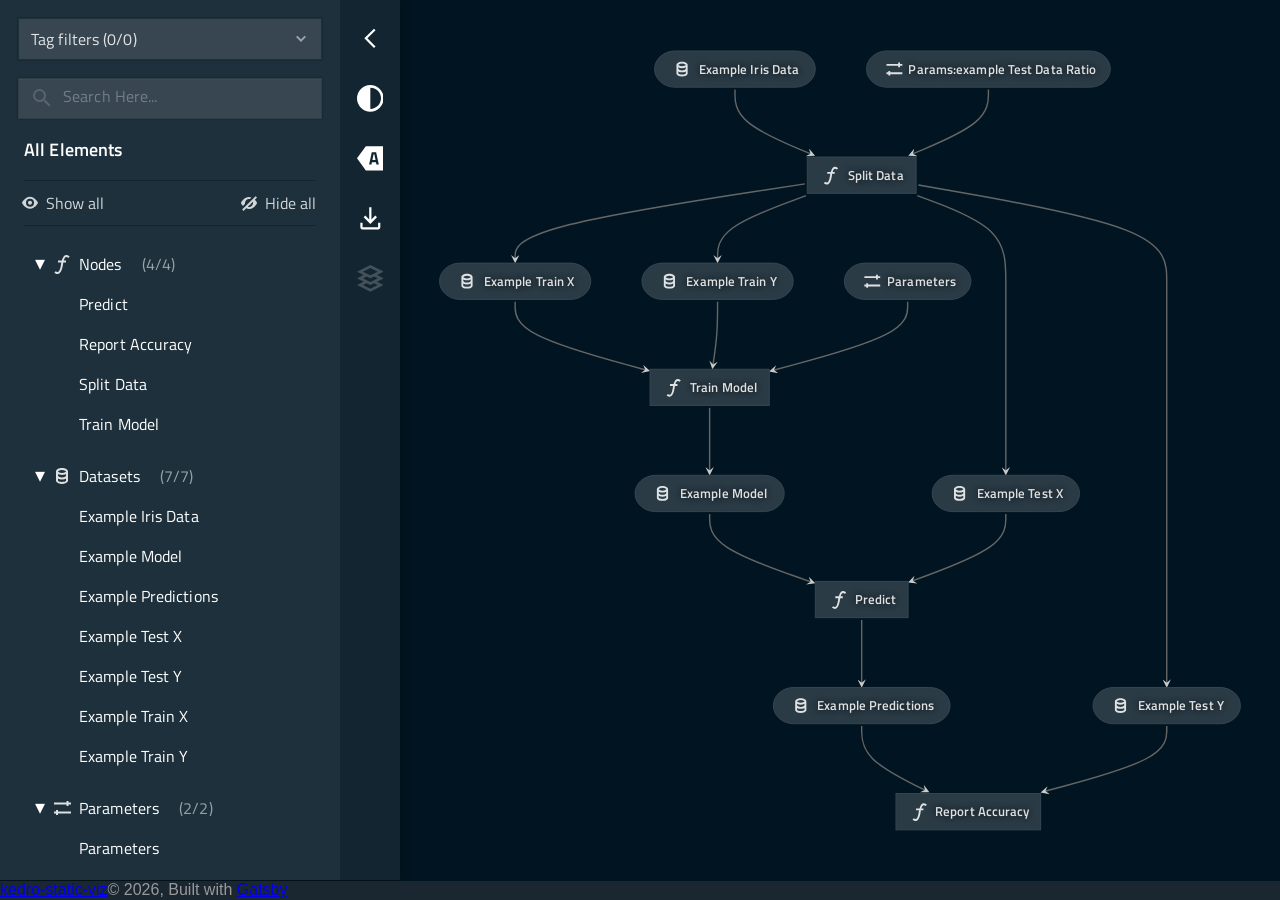
<file: index.html>
<!DOCTYPE html><html><head><meta charSet="utf-8"/><meta http-equiv="x-ua-compatible" content="ie=edge"/><meta name="viewport" content="width=device-width, initial-scale=1, shrink-to-fit=no"/><style data-href="/styles.1bb33f2af82a7c9c608f.css">@import url(https://fonts.googleapis.com/css?family=Titillium+Web:400,600);.kedro-pipeline{height:calc(100vh - 1.2rem)!important}html{font-family:sans-serif;-ms-text-size-adjust:100%;-webkit-text-size-adjust:100%}body{margin:0;color:#999;background:#1a2730;-webkit-font-smoothing:antialiased;-moz-osx-font-smoothing:grayscale}.kui-theme--light .pipeline-tooltip__text{color:hsla(0,0%,100%,.85);background:#242525;box-shadow:0 1px 3px rgba(0,0,0,.05)}.kui-theme--dark .pipeline-tooltip__text{color:rgba(0,0,0,.85);background:#fff;box-shadow:0 1px 3px rgba(0,0,0,.1)}.pipeline-tooltip{position:absolute;top:-10px;left:-20px;z-index:9;width:100vw;visibility:hidden;opacity:0;transition:opacity .1s ease,visibility .1s ease;pointer-events:none}.pipeline-tooltip--visible{visibility:visible;opacity:1}.pipeline-tooltip--right{right:-20px;left:auto}.pipeline-tooltip--top{top:10px}.pipeline-tooltip:before{position:absolute;bottom:-10px;left:10px;width:0;height:0;border:solid transparent;border-width:10px 10px 0;content:""}.kui-theme--light .pipeline-tooltip:before{border-top-color:#242525}.kui-theme--dark .pipeline-tooltip:before{border-top-color:#fff}.pipeline-tooltip--right:before{right:10px;left:auto}.pipeline-tooltip--top:before{top:-10px;bottom:auto;border-width:0 10px 10px;border-top-color:transparent}.kui-theme--light .pipeline-tooltip--top:before{border-bottom-color:#242525}.kui-theme--dark .pipeline-tooltip--top:before{border-bottom-color:#fff}.pipeline-tooltip__text{position:absolute;bottom:0;left:0;max-width:calc(50vw - 150px);padding:12px 20px;font-size:1.5em;overflow-wrap:break-word}.pipeline-tooltip--right .pipeline-tooltip__text{right:0;left:auto}.pipeline-tooltip--top .pipeline-tooltip__text{top:0;bottom:auto}.pipeline-node text{font-weight:600;font-size:1.4em;transition:all .1s ease;pointer-events:none}.kui-theme--light .pipeline-node text{fill:rgba(0,0,0,.85)}.kui-theme--dark .pipeline-node text{text-shadow:0 0 6px #000;fill:hsla(0,0%,100%,.85)}.pipeline-node rect{transition:all .1s ease;stroke-width:1px}.kui-theme--light .pipeline-node rect{fill:#f0f1f3;stroke:#c6cace}@media print{.kui-theme--light .pipeline-node rect{fill:#f0f1f3;stroke:#6b6a6b}}.pipeline-graph--export.kui-theme--light .pipeline-node rect{fill:#f0f1f3;stroke:#6b6a6b}.kui-theme--dark .pipeline-node rect{fill:#2a3b46;stroke:#354854}.pipeline-node:focus{outline:none}[data-whatinput=keyboard] .pipeline-node:focus rect{stroke:#00b0f5;stroke-width:3.5px}.kui-theme--light .pipeline-node--active rect{fill:#c6e6fb;stroke:#b2cada}.kui-theme--dark .pipeline-node--active rect{fill:#124066;stroke:#234f73}.pipeline-node--selected rect{stroke-width:2px}.kui-theme--light .pipeline-node--selected rect{fill:#aad8ff;stroke:#00b0f5}.kui-theme--dark .pipeline-node--selected rect{fill:#004d8c;stroke:#00b0f5}.pipeline-node--faded{opacity:.3}.pipeline-node--icon text{opacity:0;pointer-events:none}.pipeline-node__icon{pointer-events:none}.kui-theme--light .pipeline-node__icon{fill:rgba(0,0,0,.85)}.kui-theme--dark .pipeline-node__icon{fill:hsla(0,0%,100%,.85)}.pipeline-edge path{pointer-events:none;fill:none;stroke-width:1.5px}.kui-theme--light .pipeline-edge path{stroke:#888}@media print{.kui-theme--light .pipeline-edge path{stroke:#686768}}.pipeline-graph--export.kui-theme--light .pipeline-edge path{stroke:#686768}.kui-theme--dark .pipeline-edge path{stroke:#666}.pipeline-edge--faded{opacity:.1}.kui-theme--light .pipeline-flowchart__arrowhead{fill:#2a3b46}@media print{.kui-theme--light .pipeline-flowchart__arrowhead{fill:#686768}}.pipeline-graph--export.kui-theme--light .pipeline-flowchart__arrowhead{fill:#686768}.kui-theme--dark .pipeline-flowchart__arrowhead{fill:#cacaca}.pipeline-layer{opacity:0;transition:opacity .5s ease}.kui-theme--dark .pipeline-layer{fill:#091d29}.kui-theme--light .pipeline-layer{fill:#d9dde1}.pipeline-layer:hover{opacity:1}.pipeline-graph--export .pipeline-layer{display:none}@media print{.pipeline-layer{display:none}}.pipeline-flowchart__layer-names{position:absolute;top:0;left:0;width:130px;height:100%;margin:0;padding:0;list-style:none;opacity:0;transition:opacity .7s ease;pointer-events:none}.pipeline-flowchart__layer-names--visible{opacity:1}.kui-theme--dark .pipeline-flowchart__layer-names{background:linear-gradient(90deg,#001521,rgba(0,21,33,0))}.kui-theme--light .pipeline-flowchart__layer-names{background:linear-gradient(90deg,#ccd1d6,rgba(204,209,214,0))}@media print{.pipeline-flowchart__layer-names{display:none}}.pipeline-layer-name{position:absolute;top:-10px;display:flex;align-items:center;height:20px;padding-left:15px;font-weight:700;font-size:1.6em;white-space:nowrap}.pipeline-flowchart{height:100%}.pipeline-flowchart__graph{display:block}.pipeline-flowchart__graph.pipeline-graph--export.kui-theme--dark{background:#001521}@media print{.pipeline-flowchart__graph{width:100%;height:auto}.pipeline-flowchart__graph #zoom-wrapper{transform:inherit}}.kui-switch__input{position:absolute;width:1px;height:1px;margin:-1px;padding:0;border:0;clip:rect(0 0 0 0);overflow:hidden}.kui-switch{position:relative;margin-bottom:14px}.kui-switch:active{opacity:.7}.kui-switch-checkbox__box{position:relative;display:inline-block;width:20px;height:20px;margin-right:14px;border:2px solid;outline:4px solid transparent;transition:oapcity .2s,border-color .2s}.kui-theme--light .kui-switch-checkbox__box{border-color:rgba(0,0,0,.55)}.kui-theme--dark .kui-switch-checkbox__box{border-color:hsla(0,0%,100%,.55)}.kui-switch__input:checked+.kui-switch-checkbox__label .kui-switch-checkbox__box{border-color:transparent;opacity:1}.kui-theme--light .kui-switch__input:focus+.kui-switch-checkbox__label .kui-switch-checkbox__box{outline-color:#66c7ff}.kui-theme--dark .kui-switch__input:focus+.kui-switch-checkbox__label .kui-switch-checkbox__box{outline-color:#5ab7ed}[data-whatinput=mouse] .kui-switch__input:focus+.kui-switch-checkbox__label .kui-switch-checkbox__box{outline:none}.kui-switch-checkbox__inner{position:absolute;top:50%;left:50%;width:24px;height:24px;transition:transform .2s,opacity .2s;transform:translate(-50%,-50%) scale(0);opacity:0}.kui-switch__input:checked+.kui-switch-checkbox__label .kui-switch-checkbox__inner{transform:translate(-50%,-50%) scale(1);opacity:1}.kui-theme--light .kui-switch-checkbox__innerfill{fill:rgba(0,0,0,.55)}.kui-theme--dark .kui-switch-checkbox__innerfill{fill:hsla(0,0%,100%,.55)}.kui-switch-checkbox__label{font-size:1.6em;line-height:1.3;letter-spacing:.1px;position:relative;display:flex;flex-direction:row;align-items:center;-webkit-user-select:none;-ms-user-select:none;user-select:none;cursor:pointer}.kui-theme--light .kui-switch-checkbox__label{color:rgba(0,0,0,.85)}.kui-theme--dark .kui-switch-checkbox__label{color:hsla(0,0%,100%,.85)}.kui-switch-checkbox--disabled .kui-switch-checkbox__label{opacity:.5;cursor:not-allowed}.kui-dropdown{position:relative;display:inline-block;box-sizing:border-box;border:1px solid #000;border:1px solid rgba(0,0,0,.12)}.kui-dropdown.kui-theme--light{color:rgba(0,0,0,.85)}.kui-dropdown.kui-theme--dark{color:hsla(0,0%,100%,.85)}.kui-dropdown.kui-theme--light{border-color:rgba(0,0,0,.12)}.kui-dropdown.kui-theme--dark{border-color:transparent}.kui-dropdown:hover:not(.kui-dropdown--open){box-shadow:-2px 0 4px 0 rgba(0,0,0,.08),2px 0 4px 0 rgba(0,0,0,.08),0 2px 4px 0 rgba(0,0,0,.12),0 0 2px 0 rgba(0,0,0,.12)}.kui-dropdown.kui-theme--dark{box-shadow:0 0 2px 0 rgba(0,0,0,.24),0 0 2px 0 rgba(0,0,0,.12),inset 0 1px 1px 0 hsla(0,0%,100%,.03)}.kui-dropdown.kui-theme--dark:hover{box-shadow:-2px 0 4px 0 rgba(0,0,0,.08),2px 0 4px 0 rgba(0,0,0,.08),0 2px 4px 0 rgba(0,0,0,.12),0 0 2px 0 rgba(0,0,0,.24),0 0 2px 0 rgba(0,0,0,.24),0 0 2px 0 rgba(0,0,0,.12),inset 0 1px 1px 0 hsla(0,0%,100%,.03)}.kui-dropdown--open{position:relative;z-index:9}.kui-dropdown__label{position:relative;z-index:8;display:flex;width:100%;align-items:center;height:40px;padding:0 12px;overflow:hidden;border:none;border-radius:0;box-shadow:none;outline:4px solid transparent;font-family:inherit;font-size:1.6em;line-height:1.3;letter-spacing:.1px;line-height:1.25em;cursor:pointer;-webkit-user-select:none;-ms-user-select:none;user-select:none}.kui-theme--light .kui-dropdown__label{background:#fff}.kui-theme--dark .kui-dropdown__label{background:#374650}.kui-theme--light .kui-dropdown__label{color:rgba(0,0,0,.85)}.kui-theme--dark .kui-dropdown__label{color:hsla(0,0%,100%,.85)}.kui-theme--light .kui-dropdown__label:focus{outline-color:#66c7ff}.kui-theme--dark .kui-dropdown__label:focus{outline-color:#5ab7ed}[data-whatinput=mouse] .kui-dropdown__label:focus{outline:none}.kui-dropdown__label>.kui-icon{position:absolute;right:0;margin:0 8px 0 12px;opacity:.5;transition:transform .2s;transform:rotate(180deg)}.kui-dropdown--open .kui-dropdown__label>.kui-icon{transform:rotate(0deg)}.kui-dropdown__options{box-shadow:0 0 2px 0 rgba(0,0,0,.24),0 0 2px 0 rgba(0,0,0,.08);position:absolute;display:none;width:100%;max-height:300px;overflow:auto;margin:0;border-style:solid;border-width:1px 0 0;animation:dropdownEntrance .3s}.kui-theme--light .kui-dropdown__options{border-top-color:rgba(0,0,0,.12)}.kui-theme--dark .kui-dropdown__options{border-top-color:hsla(0,0%,100%,.12)}.kui-theme--light .kui-dropdown__options{background:#fff}.kui-theme--dark .kui-dropdown__options{background:#374650}.kui-dropdown--open .kui-dropdown__options{display:block}.kui-dropdown__options>section{position:relative;display:block;width:100%;padding:4px 0}.kui-dropdown__options>section:after{position:absolute;bottom:0;left:0;display:block;width:100%;height:1px;content:""}.kui-theme--light .kui-dropdown__options>section:after{background:rgba(0,0,0,.12)}.kui-theme--dark .kui-dropdown__options>section:after{background:hsla(0,0%,100%,.12)}.kui-dropdown__options>section:last-child:after{display:none}.kui-dropdown__options>section>span{display:flex;align-items:center;height:40px;padding:0 12px;text-transform:uppercase;line-height:1.43;font-size:1.4em;line-height:1.4;letter-spacing:.1px;font-weight:600}.kui-theme--light .kui-dropdown__options>section>span{color:rgba(0,0,0,.38)}.kui-theme--dark .kui-dropdown__options>section>span{color:hsla(0,0%,100%,.55)}@keyframes dropdownEntrance{0%{opacity:.5;transform:translateY(-10px)}to{opacity:1;transform:translateY(0)}}.kui-icon__graphics{width:100%;height:100%;pointer-events:none}.kui-icon__graphics--light{fill:#000}.kui-icon__graphics--dark{fill:#fff}.kui-icon{display:inline-block;width:24px;height:24px}button.kui-icon{background:none;border:none;box-shadow:none;padding:0;border-radius:0;outline:4px solid transparent}.kui-theme--light button.kui-icon:focus{outline-color:#66c7ff}.kui-theme--dark button.kui-icon:focus{outline-color:#5ab7ed}[data-whatinput=mouse] button.kui-icon{outline:none}.kui-icon--small{width:12px;height:12px}.kui-icon--large{width:36px;height:36px}.kui-icon--xlarge{width:48px;height:48px}.kui-icon--tappable{cursor:pointer}.kui-icon--double{position:relative}.kui-icon--double>.kui-icon__graphics{position:absolute;top:0;left:0;transition:opacity .8s}.kui-icon--double>.kui-icon__graphics:nth-child(2),.kui-icon--index-1>.kui-icon__graphics:first-child{opacity:0}.kui-icon--index-1>.kui-icon__graphics:nth-child(2){opacity:1}.kui-menu-option{display:flex;align-items:center;box-sizing:border-box;height:40px;padding:0 12px;white-space:nowrap;overflow:hidden;cursor:pointer;-webkit-user-select:none;-ms-user-select:none;user-select:none;outline:none}.kui-menu-option.kui-theme--light{color:rgba(0,0,0,.85)}.kui-menu-option.kui-theme--dark{color:hsla(0,0%,100%,.85)}.kui-menu-option.kui-theme--light{background:#fff}.kui-menu-option.kui-theme--dark{background:#374650}.kui-theme--light .kui-menu-option.kui-menu-option--selected{background:rgba(0,0,0,.06)}.kui-theme--dark .kui-menu-option.kui-menu-option--selected{background:hsla(0,0%,100%,.05)}.kui-theme--light .kui-menu-option.kui-menu-option--focused,.kui-theme--light .kui-menu-option:focus,.kui-theme--light .kui-menu-option:hover{background:#e6e8eb}.kui-theme--dark .kui-menu-option.kui-menu-option--focused,.kui-theme--dark .kui-menu-option:focus,.kui-theme--dark .kui-menu-option:hover{background:#4f5c65}.kui-theme--light .kui-menu-option:active{background:#c8c8c8}.kui-theme--dark .kui-menu-option:active{background:#1d303b}.kui-theme--light .kui-menu-option:active{color:#000}.kui-theme--dark .kui-menu-option:active{color:#fff}.kui-menu-option__content{position:relative;display:flex;align-items:center;width:100%;text-overflow:ellipsis;font-size:1.6em;line-height:1.3;letter-spacing:.1px;line-height:1.25}.kui-menu-option--icon-left .kui-menu-option__content{padding-left:36px}.kui-menu-option--icon-right .kui-menu-option__content{padding-right:36px}.kui-menu-option__content>.kui-icon{position:absolute;right:0;margin:0 12px;opacity:.5}.kui-menu-option--icon-left .kui-menu-option__content>.kui-icon{left:0;right:auto}.pipeline-tags .kui-dropdown{display:block;margin:0 1.8em}.pipeline-tags .kui-dropdown .kui-switch{width:100%;margin:0}.pipeline-tags .kui-dropdown .kui-switch label{max-width:100%}.pipeline-tags .kui-dropdown .kui-switch label span{max-width:calc(100% - 35px);overflow:hidden;white-space:nowrap;text-overflow:ellipsis}.pipeline-tags__tag-list{margin:0;padding:0;list-style:none}.pipeline-tags__tag-list .pipeline-tags__tag-list-item{padding:0}.pipeline-tags__tag-list .pipeline-tags__tag-list-item label{padding:10px 12px}.pipeline-tags__empty{font-size:1.4em}.kui-input-wrapper{width:100%;max-width:320px}.kui-input{padding:7px 11px;border:1px solid #000;border:1px solid rgba(0,0,0,.12);box-sizing:border-box}.kui-input.kui-theme--light{background-color:#fff}.kui-input.kui-theme--dark{background-color:#374650}.kui-theme--dark .kui-input{box-shadow:0 0 2px 0 rgba(0,0,0,.24),0 0 2px 0 rgba(0,0,0,.12),inset 0 1px 1px 0 hsla(0,0%,100%,.03)}.kui-theme--dark .kui-input:hover{box-shadow:-2px 0 4px 0 rgba(0,0,0,.08),2px 0 4px 0 rgba(0,0,0,.08),0 2px 4px 0 rgba(0,0,0,.12),0 0 2px 0 rgba(0,0,0,.24),0 0 2px 0 rgba(0,0,0,.24),0 0 2px 0 rgba(0,0,0,.12),inset 0 1px 1px 0 hsla(0,0%,100%,.03)}.kui-input:hover:not([disabled]){box-shadow:-2px 0 4px 0 rgba(0,0,0,.08),2px 0 4px 0 rgba(0,0,0,.08),0 2px 4px 0 rgba(0,0,0,.12),0 0 2px 0 rgba(0,0,0,.12)}.kui-theme--light.kui-input:active:not(.kui-input--disabled){background-color:#f8f8f8}.kui-theme--dark.kui-input:active:not(.kui-input--disabled){background-color:#32424b}.kui-input--disabled{opacity:.5;cursor:not-allowed}.kui-input--focused{box-shadow:0 0 2px 0 rgba(0,0,0,.24),0 0 2px 0 rgba(0,0,0,.08)}.kui-input--focused.kui-theme--light{outline:4px solid #66c7ff}.kui-input--focused.kui-theme--dark{outline:4px solid #5ab7ed}[data-whatintent=keyboard] .kui-input--focused{box-shadow:none}[data-whatintent=mouse] .kui-input--focused{outline:none}.kui-input__field{font-family:Titillium Web,sans-serif;font-weight:400;font-size:1.6em;line-height:1.3;letter-spacing:.1px;width:100%;padding:0;border:none;background:transparent;outline:none}.kui-theme--light .kui-input__field{color:rgba(0,0,0,.85)}.kui-theme--dark .kui-input__field{color:hsla(0,0%,100%,.85)}.kui-input__field,.kui-input__field:active,.kui-input__field:focus,.kui-input__field:hover{box-shadow:none}.kui-theme--light .kui-input__field::-webkit-input-placeholder{color:rgba(0,0,0,.3)}.kui-theme--light .kui-input__field::-ms-input-placeholder{color:rgba(0,0,0,.3)}.kui-theme--light .kui-input__field:-ms-input-placeholder{color:rgba(0,0,0,.3)}.kui-theme--light .kui-input__field::placeholder{color:rgba(0,0,0,.3)}.kui-theme--dark .kui-input__field::-webkit-input-placeholder{color:hsla(0,0%,100%,.3)}.kui-theme--dark .kui-input__field::-ms-input-placeholder{color:hsla(0,0%,100%,.3)}.kui-theme--dark .kui-input__field:-ms-input-placeholder{color:hsla(0,0%,100%,.3)}.kui-theme--dark .kui-input__field::placeholder{color:hsla(0,0%,100%,.3)}.kui-theme--light .kui-input--focused .kui-input__field::-webkit-input-placeholder{color:rgba(0,0,0,.55)}.kui-theme--light .kui-input--focused .kui-input__field::-ms-input-placeholder{color:rgba(0,0,0,.55)}.kui-theme--light .kui-input--focused .kui-input__field:-ms-input-placeholder{color:rgba(0,0,0,.55)}.kui-theme--light .kui-input--focused .kui-input__field::placeholder{color:rgba(0,0,0,.55)}.kui-theme--dark .kui-input--focused .kui-input__field::-webkit-input-placeholder{color:hsla(0,0%,100%,.55)}.kui-theme--dark .kui-input--focused .kui-input__field::-ms-input-placeholder{color:hsla(0,0%,100%,.55)}.kui-theme--dark .kui-input--focused .kui-input__field:-ms-input-placeholder{color:hsla(0,0%,100%,.55)}.kui-theme--dark .kui-input--focused .kui-input__field::placeholder{color:hsla(0,0%,100%,.55)}.kui-input.kui-input--disabled .kui-input__field{cursor:not-allowed}.kui-theme--light .kui-input.kui-input--disabled .kui-input__field::-webkit-input-placeholder{color:rgba(0,0,0,.3)}.kui-theme--light .kui-input.kui-input--disabled .kui-input__field::-ms-input-placeholder{color:rgba(0,0,0,.3)}.kui-theme--light .kui-input.kui-input--disabled .kui-input__field:-ms-input-placeholder{color:rgba(0,0,0,.3)}.kui-theme--light .kui-input.kui-input--disabled .kui-input__field::placeholder{color:rgba(0,0,0,.3)}.kui-theme--dark .kui-input.kui-input--disabled .kui-input__field::-webkit-input-placeholder{color:hsla(0,0%,100%,.3)}.kui-theme--dark .kui-input.kui-input--disabled .kui-input__field::-ms-input-placeholder{color:hsla(0,0%,100%,.3)}.kui-theme--dark .kui-input.kui-input--disabled .kui-input__field:-ms-input-placeholder{color:hsla(0,0%,100%,.3)}.kui-theme--dark .kui-input.kui-input--disabled .kui-input__field::placeholder{color:hsla(0,0%,100%,.3)}.kui-input__label{font-size:1.4em;line-height:1.4;letter-spacing:.1px;display:flex;margin-bottom:4px}.kui-theme--light .kui-input__label{color:rgba(0,0,0,.38)}.kui-theme--dark .kui-input__label{color:hsla(0,0%,100%,.55)}.kui-theme--light .kui-input--disabled .kui-input__label{color:rgba(0,0,0,.3)}.kui-theme--dark .kui-input--disabled .kui-input__label{color:hsla(0,0%,100%,.3)}.kui-input__line{font-family:Titillium Web,sans-serif;font-weight:400;font-size:1.6em;line-height:1.3;letter-spacing:.1px;display:flex;height:1px;margin-top:3px;pointer-events:none}.kui-input__line:before{content:attr(data-value);overflow:hidden;white-space:pre;background-color:transparent;color:transparent;transition:background-color .3s}.kui-theme--light.kui-input--focused .kui-input__line:before{background-color:#000}.kui-theme--dark.kui-input--focused .kui-input__line:before{background-color:#fff}.kui-theme--dark.kui-input--success .kui-input__line:before,.kui-theme--light.kui-input--success .kui-input__line:before{background-color:#00c329}.kui-theme--dark.kui-input--error .kui-input__line:before,.kui-theme--light.kui-input--error .kui-input__line:before{background-color:#ec3508}.kui-input__line:after{content:"";flex:0 1;background-color:transparent;transition:background-color .3s,flex .3s}.kui-input__field:active+.kui-input__line:after,.kui-input__field:focus+.kui-input__line:after{flex:1 1;transition-timing-function:ease-out}.kui-theme--light .kui-input__field:active+.kui-input__line:after,.kui-theme--light .kui-input__field:focus+.kui-input__line:after{background-color:rgba(0,0,0,.12)}.kui-theme--dark .kui-input__field:active+.kui-input__line:after,.kui-theme--dark .kui-input__field:focus+.kui-input__line:after{background-color:hsla(0,0%,100%,.12)}.kui-theme--dark .kui-input--success .kui-input__field:active+.kui-input__line,.kui-theme--dark .kui-input--success .kui-input__field:focus+.kui-input__line,.kui-theme--dark .kui-input--success .kui-input__line,.kui-theme--light .kui-input--success .kui-input__field:active+.kui-input__line,.kui-theme--light .kui-input--success .kui-input__field:focus+.kui-input__line,.kui-theme--light .kui-input--success .kui-input__line{background-color:#00c329}.kui-theme--dark .kui-input--error .kui-input__field:active+.kui-input__line,.kui-theme--dark .kui-input--error .kui-input__field:focus+.kui-input__line,.kui-theme--dark .kui-input--error .kui-input__line,.kui-theme--light .kui-input--error .kui-input__field:active+.kui-input__line,.kui-theme--light .kui-input--error .kui-input__field:focus+.kui-input__line,.kui-theme--light .kui-input--error .kui-input__line{background-color:#ec3508}.kui-input__description{display:flex;padding:0;visibility:hidden;opacity:0;transform:scaleY(.8);transform-origin:top;height:0;transition:visibility .3s,opacity .3s,height .3s,transform .3s}.kui-input__description--has-content{visibility:visible;opacity:1;height:auto;transform:scaleY(1);transition:opacity .3s,height .3s,transform .3s}.kui-input__description-content{font-family:Titillium Web,sans-serif;font-weight:400;font-size:1.4em;line-height:1.4;letter-spacing:.1px;padding:4px 11px}.kui-theme--light.kui-input--success+.kui-input__description .kui-input__description-content{color:rgba(0,0,0,.85)}.kui-theme--dark.kui-input--success+.kui-input__description .kui-input__description-content{color:hsla(0,0%,100%,.85)}.kui-theme--light.kui-input--error+.kui-input__description .kui-input__description-content{color:rgba(0,0,0,.85)}.kui-theme--dark.kui-input--error+.kui-input__description .kui-input__description-content{color:hsla(0,0%,100%,.85)}.kui-input--variant-one.kui-input--error.kui-theme--light,.kui-input--variant-one.kui-input--success.kui-theme--light{color:rgba(0,0,0,.85)}.kui-input--variant-one.kui-input--error.kui-theme--dark,.kui-input--variant-one.kui-input--success.kui-theme--dark{color:hsla(0,0%,100%,.85)}.kui-input--variant-one.kui-input--success.kui-theme--dark,.kui-input--variant-one.kui-input--success.kui-theme--light,.kui-input--variant-one.kui-input--success:active.kui-theme--dark,.kui-input--variant-one.kui-input--success:active.kui-theme--light{background-color:#00c329}.kui-input--variant-one.kui-input--error.kui-theme--dark,.kui-input--variant-one.kui-input--error.kui-theme--light,.kui-input--variant-one.kui-input--error:active.kui-theme--dark,.kui-input--variant-one.kui-input--error:active.kui-theme--light{background-color:#ec3508}.kui-theme--light.kui-input--variant-one.kui-input--error .kui-input__line:before,.kui-theme--light.kui-input--variant-one.kui-input--success .kui-input__line:before{background-color:rgba(0,0,0,.85)}.kui-theme--dark.kui-input--variant-one.kui-input--error .kui-input__line:before,.kui-theme--dark.kui-input--variant-one.kui-input--success .kui-input__line:before{background-color:hsla(0,0%,100%,.85)}.kui-theme--dark .kui-input--variant-two.kui-input--success+.kui-input__description,.kui-theme--light .kui-input--variant-two.kui-input--success+.kui-input__description{background-color:#00c329}.kui-theme--dark .kui-input--variant-two.kui-input--error+.kui-input__description,.kui-theme--light .kui-input--variant-two.kui-input--error+.kui-input__description{background-color:#ec3508}.kui-theme--light .kui-input--variant-two.kui-input--error+.kui-input__description,.kui-theme--light .kui-input--variant-two.kui-input--success+.kui-input__description{color:rgba(0,0,0,.85)}.kui-theme--dark .kui-input--variant-two.kui-input--error+.kui-input__description,.kui-theme--dark .kui-input--variant-two.kui-input--success+.kui-input__description{color:hsla(0,0%,100%,.85)}.kui-searchbar{position:relative;width:100%;max-width:320px}.kui-searchbar .kui-input{padding-left:44px}.kui-icon{transition:opacity .3s}.kui-searchbar .kui-icon{position:absolute;top:50%;z-index:1;opacity:.3;transform:translateY(-50%)}.kui-theme--light .kui-searchbar .kui-icon svg{fill:rgba(0,0,0,.55)}.kui-theme--dark .kui-searchbar .kui-icon svg{fill:hsla(0,0%,100%,.55)}.kui-searchbar--focused .kui-icon{opacity:1}.kui-searchbar__iconwrapper{transition:opacity .3s}.kui-searchbar__iconwrapper .kui-icon{top:20px;left:12px;width:24px;height:24px}.kui-searchbar .kui-input__field,.kui-searchbar .kui-input__line:before{max-width:calc(100% - 24px)}.kui-searchbar__dynamicicon{visibility:hidden;opacity:0;transition:opacity .1s,visibility .1s}.kui-searchbar__dynamicicon--visible{visibility:visible;opacity:1;transition:opacity .1s}.kui-searchbar .kui-icon--close{right:10px;width:24px;height:24px}.kui-searchbar__label{position:absolute;width:1px;height:1px;margin:-1px;padding:0;border:0;clip:rect(0 0 0 0);overflow:hidden}.pipeline-nodelist-search{padding:1.8em}.pipeline-nodelist-search .kui-input-wrapper,.pipeline-nodelist-search .kui-searchbar{max-width:none}.pipeline-nodelist__toggle{margin:0 24px}.pipeline-nodelist__toggle__title{margin:0;font-weight:600;font-size:1.8em}.pipeline-nodelist__toggle__row{display:flex;flex-direction:row;justify-content:space-between;margin:1.8em 0;padding:10px 0;border-style:solid;border-width:1px 0}.kui-theme--light .pipeline-nodelist__toggle__row{border-color:#e6e8eb transparent}.kui-theme--dark .pipeline-nodelist__toggle__row{border-color:#122531 transparent}.pipeline-nodelist__toggle__button{margin:-1px -6px -2px;padding:1px 6px 2px;color:inherit;font-size:1.6em;font-family:inherit;background:none;border:none;box-shadow:none;cursor:pointer;opacity:.8}.pipeline-nodelist__toggle__button:focus{outline:4px solid rgba(0,176,245,.85);opacity:1}[data-whatintent=mouse] .pipeline-nodelist__toggle__button:focus{outline:none}.pipeline-nodelist__toggle__button:hover{opacity:1}.pipeline-nodelist__toggle__icon{width:24px;height:auto;margin:0 4px -6px -6px}.kui-theme--light .pipeline-nodelist__toggle__icon{fill:rgba(0,0,0,.9)}.kui-theme--dark .pipeline-nodelist__toggle__icon{fill:#fff}.pipeline-nodelist,.pipeline-nodelist li{margin:0;padding:0;list-style:none}.pipeline-nodelist--nested{margin:0 0 1.2em}.pipeline-nodelist--fade-in{animation:fadeIn .4s forwards}.pipeline-nodelist--fade-out{animation:fadeIn .4s reverse backwards}@keyframes fadeIn{0%{opacity:0}to{opacity:1}}.pipeline-nodelist__heading{margin:0}.pipeline-type-group-toggle{position:absolute;left:1.8em;width:2.4em;height:2.4em;margin-right:.8em;padding:0;color:inherit;font-family:inherit;line-height:1em;text-align:center;background:none;border:none;border-radius:50%;box-shadow:none;cursor:pointer;transition:transform .3s ease}.pipeline-type-group-toggle:focus{outline:none}[data-whatintent=keyboard] .pipeline-type-group-toggle:focus{box-shadow:inset 0 0 0 3px rgba(0,176,245,.85)}.pipeline-type-group-toggle:before{font-size:1.5em;content:"\25BE"}.pipeline-type-group-toggle:hover{background:hsla(0,0%,100%,.1);box-shadow:inset 0 0 0 1px hsla(0,0%,100%,.03)}.pipeline-type-group-toggle--alt{transform:rotate(-90deg)}.pipeline-nodelist__row{position:relative;display:flex;align-items:center;transition:background-color .1s ease}.kui-theme--light .pipeline-nodelist__row--active,.kui-theme--light .pipeline-nodelist__row--visible:hover{background-color:#e8e9ec}.kui-theme--dark .pipeline-nodelist__row--active,.kui-theme--dark .pipeline-nodelist__row--visible:hover{background-color:#223845}.kui-theme--light .pipeline-nodelist__row--selected,.kui-theme--light .pipeline-nodelist__row--visible.pipeline-nodelist__row--selected{background-color:#d9dce1}.kui-theme--dark .pipeline-nodelist__row--selected,.kui-theme--dark .pipeline-nodelist__row--visible.pipeline-nodelist__row--selected{background-color:#2a4656}.pipeline-nodelist__row--disabled{pointer-events:none}.pipeline-nodelist__row__icon{display:block;flex-shrink:0;width:2.4em;height:2.4em;transition:opacity .1s ease}.kui-theme--light .pipeline-nodelist__row__icon{fill:rgba(0,0,0,.85)}.kui-theme--dark .pipeline-nodelist__row__icon{fill:hsla(0,0%,100%,.85)}.pipeline-nodelist__row__type-icon{margin-right:.5em}.pipeline-nodelist__row__type-icon--nested{opacity:0}.pipeline-nodelist__row--active .pipeline-nodelist__row__type-icon,.pipeline-nodelist__row--selected .pipeline-nodelist__row__type-icon,.pipeline-nodelist__row:hover .pipeline-nodelist__row__type-icon,[data-whatintent=keyboard] .pipeline-nodelist__row__text:focus .pipeline-nodelist__row__type-icon{opacity:1}.pipeline-nodelist__row--active .pipeline-nodelist__row__type-icon--faded,.pipeline-nodelist__row--selected .pipeline-nodelist__row__type-icon--faded,.pipeline-nodelist__row:hover .pipeline-nodelist__row__type-icon--faded,[data-whatintent=keyboard] .pipeline-nodelist__row__text:focus .pipeline-nodelist__row__type-icon--faded{opacity:.55}.pipeline-nodelist__row__text{display:flex;align-items:center;width:100%;padding:.8em 4.7em .8em 5em;color:inherit;font-size:inherit;font-family:inherit;letter-spacing:inherit;text-align:inherit;background:none;border:none;border-radius:0;box-shadow:none;cursor:default;transition:opacity .1s ease}.pipeline-nodelist__row__text:focus{outline:none;box-shadow:inset 0 0 0 4px rgba(0,176,245,.85)}[data-whatintent=mouse] .pipeline-nodelist__row__text:focus{box-shadow:none}.pipeline-nodelist__row__label{overflow:hidden;font-size:1.6em;white-space:nowrap;text-overflow:ellipsis;transition:opacity .1s ease}.pipeline-nodelist__row__label--faded{opacity:.55}.pipeline-nodelist__row__label b{font-weight:400;opacity:.3}.pipeline-nodelist__row__label i{display:inline-block;margin-left:1em;font-style:normal;opacity:.55}.pipeline-nodelist__row__visibility{position:absolute;right:1.8em;cursor:pointer}.pipeline-nodelist__row__visibility-icon{width:3em;height:3em;padding:.3em;border-radius:50%;opacity:0}.pipeline-nodelist__row:hover .pipeline-nodelist__row__visibility-icon,.pipeline-nodelist__row__text:focus+label .pipeline-nodelist__row__visibility-icon,.pipeline-nodelist__row__visibility-icon--unchecked{opacity:.55}.pipeline-nodelist__row:hover .pipeline-nodelist__row__visibility-icon:hover{opacity:1}.pipeline-nodelist__row__checkbox:focus+.pipeline-nodelist__row__visibility-icon{outline:none}[data-whatintent=keyboard] .pipeline-nodelist__row__checkbox:focus+.pipeline-nodelist__row__visibility-icon{box-shadow:inset 0 0 0 3px rgba(0,176,245,.85);opacity:1}.pipeline-nodelist__row__checkbox{position:absolute;width:1px;height:1px;overflow:hidden;white-space:nowrap;clip:rect(0 0 0 0);-webkit-clip-path:inset(50%);clip-path:inset(50%)}.pipeline-nodelist-scrollbars{min-height:400px}.kui-theme--light .pipeline-icon-toolbar__label{color:hsla(0,0%,100%,.85);background:#242525;box-shadow:0 1px 3px rgba(0,0,0,.05)}.kui-theme--dark .pipeline-icon-toolbar__label{color:rgba(0,0,0,.85);background:#fff;box-shadow:0 1px 3px rgba(0,0,0,.1)}.pipeline-icon-toolbar{display:flex;flex-direction:column;align-items:center;width:60px;height:100%;margin:0;padding:1em 0;list-style:none}.kui-theme--light .pipeline-icon-toolbar{background:#e6e8eb}.kui-theme--dark .pipeline-icon-toolbar{background:#122531}.pipeline-icon-toolbar__button{position:relative;width:60px;height:60px;padding:0;color:inherit;text-align:center;vertical-align:middle;background:none;border:none;box-shadow:none;cursor:pointer;-webkit-user-select:none;-ms-user-select:none;user-select:none}.pipeline-icon-toolbar__button:focus{outline:none}[data-whatinput=keyboard] .pipeline-icon-toolbar__button:focus{outline:3px solid rgba(0,176,245,.85)}.pipeline-icon-toolbar__button:disabled{cursor:not-allowed;opacity:.2}.pipeline-icon-toolbar__button svg{width:2em;height:2em}.pipeline-icon-toolbar__label{position:absolute;top:50%;left:50%;margin-top:-1.2em;margin-left:1.6em;padding:.5em .7em;font-size:1.4em;white-space:nowrap;transform:translateX(-1em);visibility:hidden;opacity:0;transition:all .2s ease}.pipeline-icon-toolbar__button:hover .pipeline-icon-toolbar__label,[data-whatinput=keyboard] .pipeline-icon-toolbar__button:focus .pipeline-icon-toolbar__label{transform:translateX(0);visibility:visible;opacity:1}.pipeline-icon-toolbar__label:before{position:absolute;top:calc(50% - 7px);left:-7px;width:0;height:0;border:7px solid transparent;border-left-width:0;content:""}.kui-theme--light .pipeline-icon-toolbar__label:before{border-right-color:#242525}.kui-theme--dark .pipeline-icon-toolbar__label:before{border-right-color:#fff}.pipeline-menu-button svg{transition:transform .4s ease}.pipeline-menu-button--inverse svg{transform:rotate(-180deg)}.pipeline-sidebar{position:absolute;top:0;left:0;z-index:1;display:flex;width:100%;height:100%;transform:translateX(calc(-100% + 60px));transition:transform .4s ease}@media (min-width:700px){.pipeline-sidebar{width:400px;transform:translateX(-340px)}}@media print{.pipeline-sidebar{display:none}}.pipeline-sidebar--visible{transform:translateX(0)}.kui-theme--light .pipeline-sidebar{border-bottom:1px solid rgba(0,0,0,.05);box-shadow:0 0 10px rgba(0,0,0,.07)}.kui-theme--dark .pipeline-sidebar{border-bottom:1px solid rgba(0,0,0,.2);box-shadow:0 0 10px rgba(0,0,0,.3)}.pipeline-ui{display:flex;flex-direction:column;flex-grow:1;height:100%;padding-top:1.8em;visibility:hidden;transition:visibility .3s}.pipeline-sidebar--visible .pipeline-ui{visibility:visible;transition:visibility 0s}.kui-theme--light .pipeline-ui{background:#f0f1f3}.kui-theme--dark .pipeline-ui{background:#1d303b}.kui-button,.kui-button__btn{display:inline-block}.kui-button__btn{font-size:1.6em;line-height:1.3;letter-spacing:.1px;font-weight:600;margin:2px;padding:.7em .8em .8em;line-height:1em;border:none;border-radius:0;background:none;box-shadow:none;cursor:pointer;font-family:inherit;transition:background .2s ease,outline-color .2s ease,color .2s ease;outline:2px solid transparent}.kui-button__btn.kui-theme--light{color:rgba(0,0,0,.85)}.kui-button__btn.kui-theme--dark{color:hsla(0,0%,100%,.85)}.kui-button__btn:disabled{cursor:not-allowed;opacity:.5}.kui-button__btn .kui-icon{margin-right:2px}.kui-button__btn--small{font-size:1.4em;line-height:1.4;letter-spacing:.1px;padding:.6em .85em .7em}.kui-button__btn--primary.kui-theme--light{outline-color:#000}.kui-button__btn--primary.kui-theme--dark{outline-color:#fff}.kui-button__btn--primary.kui-theme--light:hover{color:hsla(0,0%,100%,.85)}.kui-button__btn--primary.kui-theme--dark:hover{color:rgba(0,0,0,.85)}.kui-button__btn--primary.kui-theme--light:active{color:hsla(0,0%,100%,.85)}.kui-button__btn--primary.kui-theme--dark:active{color:rgba(0,0,0,.85)}.kui-button__btn--primary.kui-theme--light:hover{background:#000}.kui-button__btn--primary.kui-theme--dark:hover{background:#fff}.kui-button__btn--primary.kui-theme--light:active{background:rgba(0,0,0,.85)}.kui-button__btn--primary.kui-theme--dark:active{background:hsla(0,0%,100%,.85)}.kui-button__btn--primary.kui-theme--light:disabled{color:rgba(0,0,0,.85)}.kui-button__btn--primary.kui-theme--dark:disabled{color:hsla(0,0%,100%,.85)}.kui-button__btn--primary.kui-theme--light:focus{box-shadow:0 0 0 7px #66c7ff}.kui-button__btn--primary.kui-theme--dark:focus{box-shadow:0 0 0 7px #5ab7ed}.kui-button__btn--primary:active{transition:none;outline-width:0}.kui-button__btn--primary.kui-theme--dark:disabled,.kui-button__btn--primary.kui-theme--light:disabled,.kui-button__btn--primary:disabled{background:none}.kui-button__btn--primary .kui-icon__graphics{transition:fill .2s ease}.kui-button__btn--primary.kui-theme--light:active .kui-icon__graphics,.kui-button__btn--primary.kui-theme--light:hover .kui-icon__graphics{fill:hsla(0,0%,100%,.85)}.kui-button__btn--primary.kui-theme--dark:active .kui-icon__graphics,.kui-button__btn--primary.kui-theme--dark:hover .kui-icon__graphics{fill:rgba(0,0,0,.85)}.kui-button__btn--primary.kui-button__btn--wipe{position:relative;transform:translate(0)}.kui-button__btn--primary.kui-button__btn--wipe:active,.kui-button__btn--primary.kui-button__btn--wipe:hover{background:none}.kui-button__btn--primary.kui-button__btn--wipe:after{position:absolute;top:0;left:0;z-index:-1;content:"";width:0;height:100%;transition:width .2s ease}.kui-button__btn--primary.kui-button__btn--wipe.kui-theme--light:after{background:#000}.kui-button__btn--primary.kui-button__btn--wipe.kui-theme--dark:after{background:#fff}.kui-button__btn--primary.kui-button__btn--wipe:active:after,.kui-button__btn--primary.kui-button__btn--wipe:hover:after{width:100%}[data-whatinput=mouse] .kui-button__btn--primary:focus{box-shadow:none}.kui-button__btn--secondary{outline:4px solid transparent}.kui-button__btn--secondary.kui-theme--light:hover:after{background:#000}.kui-button__btn--secondary.kui-theme--dark:hover:after{background:#fff}.kui-button__btn--secondary.kui-theme--light:focus{outline-color:#66c7ff}.kui-button__btn--secondary.kui-theme--dark:focus{outline-color:#5ab7ed}.kui-button__btn--secondary:after{display:block;content:"";width:100%;height:2px;margin-bottom:-2px;transform:translateY(8px);transition:transform .1s ease,background .1s ease;background:none}.kui-button__btn--secondary:hover:after{transform:translateY(4px)}.kui-button__btn--secondary:active{background-color:#000;background-color:rgba(0,0,0,.12);outline-color:#000;outline-color:rgba(0,0,0,.12)}.kui-button__btn--secondary:disabled:after{display:none}.kui-button__btn--secondary.kui-button__btn--wipe:after{width:0;transition:width .2s ease;transform:translateY(4px)}.kui-button__btn--secondary.kui-button__btn--wipe.kui-theme--light:after{background:#000}.kui-button__btn--secondary.kui-button__btn--wipe.kui-theme--dark:after{background:#fff}.kui-button__btn--secondary.kui-button__btn--wipe:active:after,.kui-button__btn--secondary.kui-button__btn--wipe:hover:after{width:100%}[data-whatinput=mouse] .kui-button__btn--secondary:focus{outline:none}.kui-modal{position:fixed;top:0;left:0;width:100%;height:100%;visibility:hidden;transition:visibility .4s ease}.kui-modal--visible{visibility:visible}.kui-modal__bg{position:absolute;width:100%;height:100%;opacity:0;transition:opacity .4s ease}.kui-theme--light .kui-modal__bg{background:rgba(0,0,0,.55)}.kui-theme--dark .kui-modal__bg{background:rgba(19,25,36,.9)}.kui-modal__bg--visible{opacity:1}.kui-modal__content{position:absolute;top:50%;left:50%;max-width:400px;width:100%;opacity:0;transform:translate(-50%,-50%) translateY(80px);transition:opacity .4s,transform .4s}.kui-theme--light .kui-modal__content{background:#fff}.kui-theme--dark .kui-modal__content{background:#122531}.kui-modal__content--visible{opacity:1;transform:translate(-50%,-50%)}.kui-modal__wrapper{display:flex;flex-direction:column;justify-content:space-between;align-items:center;width:100%;height:100%;padding:40px;text-align:center}.kui-modal__title{font-size:1.8em;line-height:1.4;width:100%;margin-bottom:40px}.kui-theme--light .kui-modal__title{color:#000}.kui-theme--dark .kui-modal__title{color:#fff}.kui-modal__description{font-size:1.6em;line-height:1.3;letter-spacing:.1px;margin-bottom:40px}.kui-theme--light .kui-modal__description{color:rgba(0,0,0,.55)}.kui-theme--dark .kui-modal__description{color:hsla(0,0%,100%,.55)}.kui-modal .kui-icon{position:absolute;top:10px;right:10px}.pipeline-icon-modal .kui-button{margin:0 10px}.kedro-pipeline{position:relative;height:100%;overflow:hidden;font-size:10px}.kedro-pipeline.kui-theme--light{color:#333;background:#ccd1d6}@media print{.kedro-pipeline.kui-theme--light{background:none}}.kedro-pipeline.kui-theme--dark{color:#fff;background:#001521}.pipeline-wrapper{height:100%}.kedro{-webkit-font-smoothing:antialiased;font-family:Titillium Web,sans-serif;font-weight:400;line-height:1.4;letter-spacing:.1px;font-size:10px}*,:after,:before{box-sizing:border-box}.kui-theme--light .pipeline-icon{fill:#333}.kui-theme--dark .pipeline-icon{fill:#fff}</style><meta name="generator" content="Gatsby 2.22.11"/><link rel="icon" href="/favicon-32x32.png?v=30c9a32ca6596b3fef36ac60d74f8f13"/><link rel="manifest" href="/manifest.webmanifest"/><meta name="theme-color" content="#663399"/><link rel="apple-touch-icon" sizes="32x32" href="/icons/favicon.png?v=30c9a32ca6596b3fef36ac60d74f8f13"/><link as="script" rel="preload" href="/webpack-runtime-c53d3aa18171008e8cae.js"/><link as="script" rel="preload" href="/framework-3bef749eac301960e51a.js"/><link as="script" rel="preload" href="/app-d5f6189c9b3a1463a3ad.js"/><link as="script" rel="preload" href="/styles-faa02be05049b5d16183.js"/><link as="script" rel="preload" href="/component---src-pages-index-js-4af46265bd7ef496a4d6.js"/><link as="fetch" rel="preload" href="/page-data/index/page-data.json" crossorigin="anonymous"/><link as="fetch" rel="preload" href="/page-data/app-data.json" crossorigin="anonymous"/></head><body><div id="___gatsby"><div style="outline:none" tabindex="-1" id="gatsby-focus-wrapper"><div style="margin:0 auto"><main><div class="pipeline" style="min-height:80vh">loading</div></main><footer><a href="https://github.com/waylonWalker/kedro-static-viz/">kedro-static-viz</a>© <!-- -->2020<!-- -->, Built with<!-- --> <a href="https://www.gatsbyjs.org">Gatsby</a></footer></div></div><div id="gatsby-announcer" style="position:absolute;top:0;width:1px;height:1px;padding:0;overflow:hidden;clip:rect(0, 0, 0, 0);white-space:nowrap;border:0" aria-live="assertive" aria-atomic="true"></div></div><script id="gatsby-script-loader">/*<![CDATA[*/window.pagePath="/";/*]]>*/</script><script id="gatsby-chunk-mapping">/*<![CDATA[*/window.___chunkMapping={"app":["/app-d5f6189c9b3a1463a3ad.js"],"component---src-pages-404-js":["/component---src-pages-404-js-0f6ba8991bf29c012791.js"],"component---src-pages-index-js":["/component---src-pages-index-js-4af46265bd7ef496a4d6.js"]};/*]]>*/</script><script src="/component---src-pages-index-js-4af46265bd7ef496a4d6.js" async=""></script><script src="/styles-faa02be05049b5d16183.js" async=""></script><script src="/app-d5f6189c9b3a1463a3ad.js" async=""></script><script src="/framework-3bef749eac301960e51a.js" async=""></script><script src="/webpack-runtime-c53d3aa18171008e8cae.js" async=""></script></body></html>
</file>
